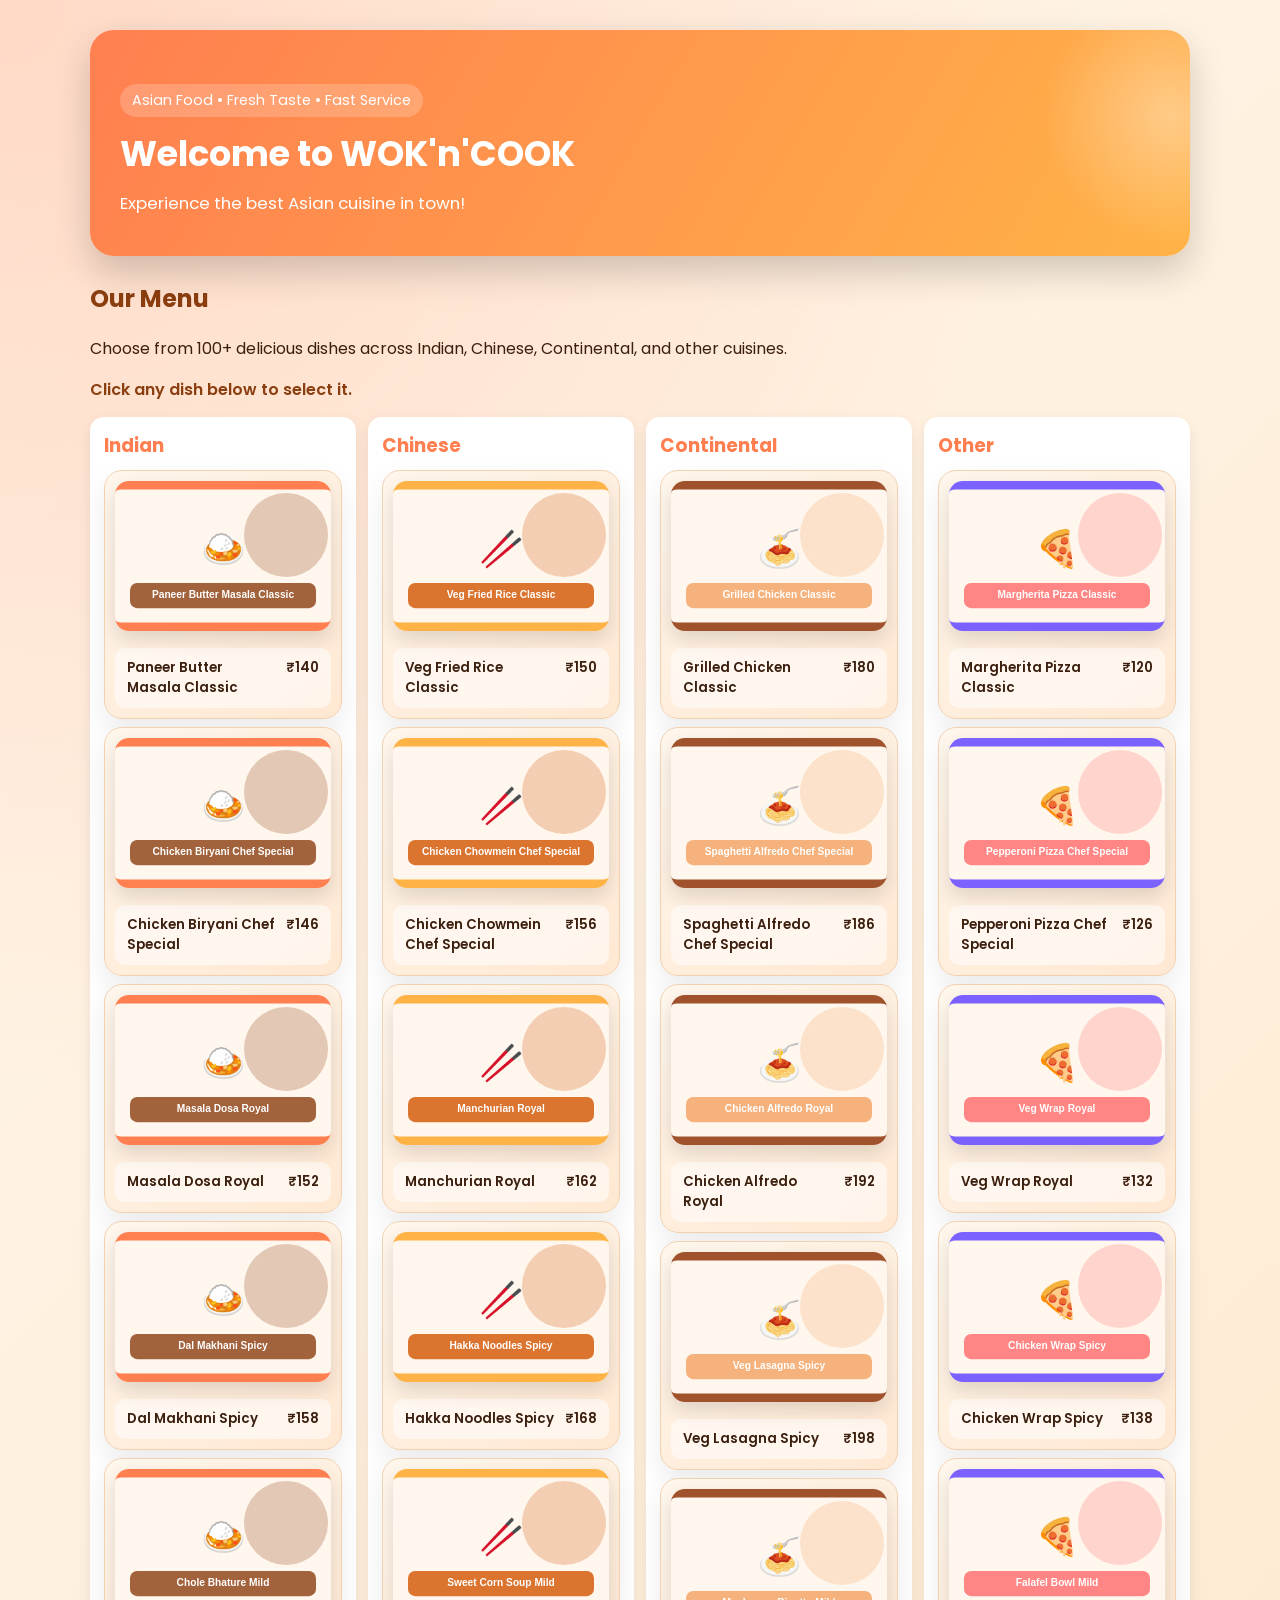
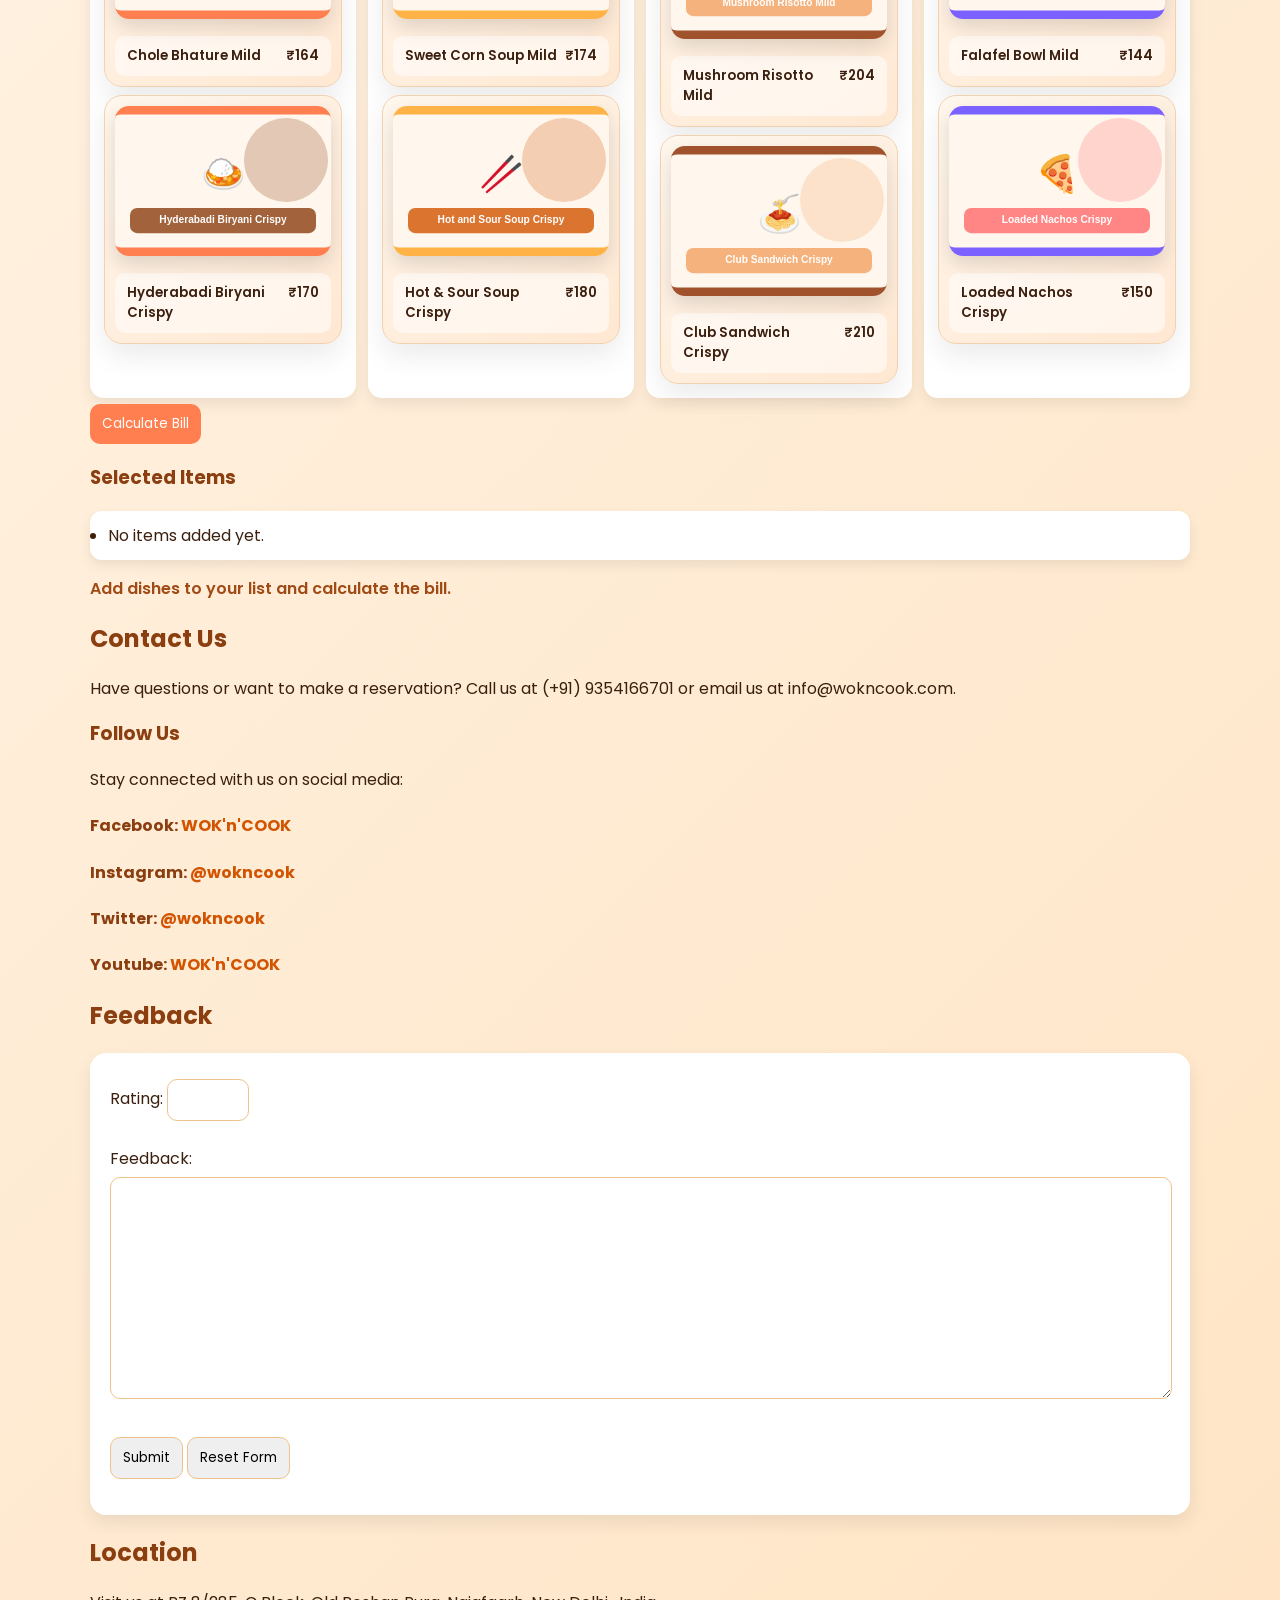
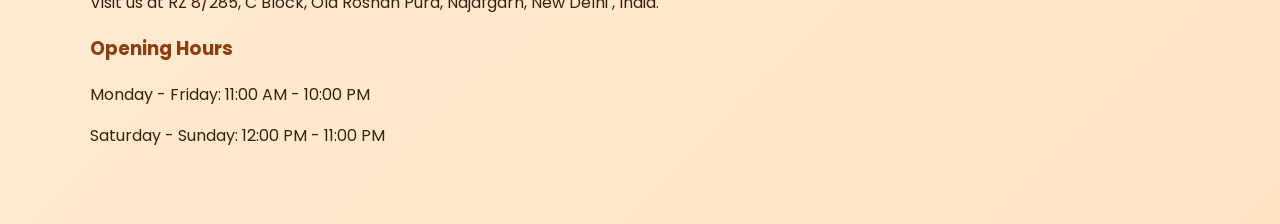
<file: index.html>
<!-- OUR CODE STARTS HERE -->
<!DOCTYPE html>
<html lang="en">

<head>
    <meta charset="UTF-8">
    <meta name="viewport" content="width=device-width, initial-scale=1.0">
    <meta name="description" content="WOK'n'COOK is a restaurant that serves delicious Asian cuisine.">
    <meta name="keywords" content="WOK'n'COOK, Asian cuisine, restaurant, food, dining">
    <meta name="robots" content="index, follow">
    <title>WOK'n'COOK</title>
    <link href="https://fonts.googleapis.com/css2?family=Poppins:wght@300;400;600;700&display=swap" rel="stylesheet">
    <!-- THIS IS HOW YOU ADD STYLESHEET EXTERNAL CSS FILE  -->
    <link rel="stylesheet" href="king.css">
    <!-- THIS IS HOW U ADD EXTERNAL JS FILE -->
    <script src="king.js"></script>
</head>

<body>
    <div class="container">
        <header class="hero">
            <div>
                <p class="hero-badge">Asian Food • Fresh Taste • Fast Service</p>
                <h1>Welcome to WOK'n'COOK</h1>
                <p class="hero-text">Experience the best Asian cuisine in town!</p>
            </div>
        </header>

        <main>
            <section class="menu-section">
                <h2>Our Menu</h2>
                <p>Choose from 100+ delicious dishes across Indian, Chinese, Continental, and other cuisines.</p>
                <div class="menu-help">Click any dish below to select it.</div>
                <div id="menu-display" class="menu-display"></div>
            </section>

            <section class="order-section">
                <div>
                    <button type="button" onclick="calculateBill()">Calculate Bill</button>
                    <button type="button" id="order-btn" class="order-btn hidden" onclick="showOrderForm()">Place Order</button>
                    <h3>Selected Items</h3>
                    <ul id="order-list">
                        <li>No items added yet.</li>
                    </ul>
                    <p id="bill-output">Add dishes to your list and calculate the bill.</p>

                    <div id="order-form-container" class="order-form-container hidden">
                        <h3>Order Details</h3>
                        <form id="order-form" action="#" method="post" onsubmit="return submitOrderForm(event);">
                            <input type="hidden" id="order-summary" name="orderSummary">
                            <input type="hidden" id="total-bill" name="totalBill">

                            <div class="order-form-group">
                                <label for="order-type">Order Type</label>
                                <select id="order-type" name="orderType" onchange="toggleAddressField()">
                                    <option value="Dine In">Dine In</option>
                                    <option value="Takeaway">Takeaway</option>
                                    <option value="Home Delivery">Home Delivery</option>
                                </select>
                            </div>

                            <div id="address-group" class="order-form-group hidden">
                                <label for="delivery-address">Address</label>
                                <textarea id="delivery-address" name="address" rows="3" placeholder="Enter your address for home delivery"></textarea>
                            </div>

                            <div class="order-form-group">
                                <label for="customer-name">Your Name</label>
                                <input type="text" id="customer-name" name="customerName" required>
                            </div>

                            <div class="order-form-group">
                                <label for="customer-phone">Phone Number</label>
                                <input type="tel" id="customer-phone" name="customerPhone" required>
                            </div>

                            <div class="order-form-group">
                                <label for="customer-email">Email</label>
                                <input type="email" id="customer-email" name="customerEmail">
                            </div>

                            <div class="order-form-group">
                                <label for="order-notes">Special Notes</label>
                                <textarea id="order-notes" name="orderNotes" rows="3" placeholder="Any delivery instructions or food preferences"></textarea>
                            </div>

                            <div class="order-form-actions">
                                <button type="submit" class="submit-order-btn">Submit Order</button>
                                <button type="button" class="secondary-btn" onclick="hideOrderForm()">Cancel</button>
                            </div>
                        </form>
                        <p id="order-message" class="order-message"></p>
                    </div>
                </div>
            </section>

            <section class="contact-section">
                <h2>Contact Us</h2>
                <p>Have questions or want to make a reservation? Call us at (+91) 9354166701 or email us at info@wokncook.com.</p>

                <h3>Follow Us</h3>
                <p>Stay connected with us on social media:</p>
                <h4>Facebook: <a href="https://www.facebook.com/wokncook" target="_blank">WOK'n'COOK</a></h4>
                <h4>Instagram: <a href="https://www.instagram.com/wokncook" target="_blank">@wokncook</a></h4>
                <h4>Twitter: <a href="https://twitter.com/wokncook" target="_blank">@wokncook</a></h4>
                <h4>Youtube: <a href="https://youtube.com" target="_blank">WOK'n'COOK</a></h4>
            </section>

            <section class="feedback-section">
                <h2>Feedback</h2>
                <form id="feedback-form" action="#" onsubmit="return submitFeedbackForm(event);">
                    <div>
                        <label for="rating">Rating:</label>
                        <input type="number" id="rating" name="rating" min="1" max="5" required>
                    </div>
                    <br>
                    <div>
                        <label for="feedback">Feedback:</label> <br>
                        <textarea name="Feedback" id="feedback" cols="90" rows="10"></textarea>
                    </div>
                    <br>
                    <div>
                        <input type="submit" value="Submit">
                        <input type="reset" value="Reset Form">
                    </div>
                    <p id="feedback-message" class="order-message"></p>
                </form>
            </section>

            <section class="location-section">
                <h2>Location</h2>
                <p>Visit us at RZ 8/285, C Block, Old Roshan Pura, Najafgarh, New Delhi , India.</p>
                <h3>Opening Hours</h3>
                <p>Monday - Friday: 11:00 AM - 10:00 PM</p>
                <p>Saturday - Sunday: 12:00 PM - 11:00 PM</p>
            </section>
        </main>
    </div>

    <script>
        let orderItems = [];

        function applyScrollZoom() {
            const container = document.querySelector('.container');
            const hero = document.querySelector('.hero');
            if (!container || !hero) return;

            const scrollY = window.scrollY;
            const maxScroll = 500;
            const zoomValue = 1 + Math.min(scrollY / maxScroll, 0.08);
            const heroScale = 1 - Math.min(scrollY / 700, 0.08);

            container.style.transform = `scale(${zoomValue})`;
            hero.style.transform = `scale(${heroScale})`;
        }

        window.addEventListener('scroll', applyScrollZoom, { passive: true });
        window.addEventListener('load', applyScrollZoom);

        const menuGroups = {
            Indian: [
                { name: 'Paneer Butter Masala', image: 'https://images.unsplash.com/photo-1631515243349-e0cb75fb8d3a?auto=format&fit=crop&w=900&q=80' },
                { name: 'Chicken Biryani', image: 'https://images.unsplash.com/photo-1563379091339-03bfe0d82aef?auto=format&fit=crop&w=900&q=80' },
                { name: 'Masala Dosa', image: 'https://images.unsplash.com/photo-1589302168068-964664d93dc0?auto=format&fit=crop&w=900&q=80' },
                { name: 'Dal Makhani', image: 'https://images.unsplash.com/photo-1547592180-85f173990554?auto=format&fit=crop&w=900&q=80' },
                { name: 'Chole Bhature', image: 'https://images.unsplash.com/photo-1585937421612-70a008356fbe?auto=format&fit=crop&w=900&q=80' },
                { name: 'Hyderabadi Biryani', image: 'https://images.unsplash.com/photo-1626073057503-2c6c8f0f738a?auto=format&fit=crop&w=900&q=80' }
            ],
            Chinese: [
                { name: 'Veg Fried Rice', image: 'https://images.unsplash.com/photo-1512058564366-18510be2db19?auto=format&fit=crop&w=900&q=80' },
                { name: 'Chicken Chowmein', image: 'https://images.unsplash.com/photo-1559847844-d8a0e1a9e6f9?auto=format&fit=crop&w=900&q=80' },
                { name: 'Manchurian', image: 'https://images.unsplash.com/photo-1526318896980-cf78c088247c?auto=format&fit=crop&w=900&q=80' },
                { name: 'Hakka Noodles', image: 'https://images.unsplash.com/photo-1557872943-16a5ac26437e?auto=format&fit=crop&w=900&q=80' },
                { name: 'Sweet Corn Soup', image: 'https://images.unsplash.com/photo-1547592166-23ac45744acd?auto=format&fit=crop&w=900&q=80' },
                { name: 'Hot & Sour Soup', image: 'https://images.unsplash.com/photo-1517248135467-4c7edcad34c4?auto=format&fit=crop&w=900&q=80' }
            ],
            Continental: [
                { name: 'Grilled Chicken', image: 'https://images.unsplash.com/photo-1518492104633-130d0cc84637?auto=format&fit=crop&w=900&q=80' },
                { name: 'Spaghetti Alfredo', image: 'https://images.unsplash.com/photo-1551183053-bf91a1d81141?auto=format&fit=crop&w=900&q=80' },
                { name: 'Chicken Alfredo', image: 'https://images.unsplash.com/photo-1612874742237-6526221588e3?auto=format&fit=crop&w=900&q=80' },
                { name: 'Veg Lasagna', image: 'https://images.unsplash.com/photo-1621996346565-e3dbc646d9a9?auto=format&fit=crop&w=900&q=80' },
                { name: 'Mushroom Risotto', image: 'https://images.unsplash.com/photo-1473093295043-cdd812d0e601?auto=format&fit=crop&w=900&q=80' },
                { name: 'Club Sandwich', image: 'https://images.unsplash.com/photo-1528735602780-2552fd46c7af?auto=format&fit=crop&w=900&q=80' }
            ],
            Other: [
                { name: 'Margherita Pizza', image: 'https://images.unsplash.com/photo-1513104890138-7c749659a591?auto=format&fit=crop&w=900&q=80' },
                { name: 'Pepperoni Pizza', image: 'https://images.unsplash.com/photo-1513104890138-7c749659a591?auto=format&fit=crop&w=900&q=80' },
                { name: 'Veg Wrap', image: 'https://images.unsplash.com/photo-1529042410759-befb1204b468?auto=format&fit=crop&w=900&q=80' },
                { name: 'Chicken Wrap', image: 'https://images.unsplash.com/photo-1552332386-f8dd00dc2f85?auto=format&fit=crop&w=900&q=80' },
                { name: 'Falafel Bowl', image: 'https://images.unsplash.com/photo-1547592180-85f173990554?auto=format&fit=crop&w=900&q=80' },
                { name: 'Loaded Nachos', image: 'https://images.unsplash.com/photo-1513456852971-30c0b8199d4d?auto=format&fit=crop&w=900&q=80' }
            ]
        };

        const styleWords = [
            'Classic', 'Chef Special', 'Royal', 'Spicy', 'Mild', 'Crispy', 'Fusion', 'Street Style', 'Loaded', 'Signature',
            'Hot Garlic', 'Creamy', 'Crunchy', 'Golden', 'Smoky', 'Herb Grill', 'Sizzler', 'Cheesy', 'Extra Spice', 'Crunchy Top'
        ];

        function buildMenu() {
            const display = document.getElementById('menu-display');
            display.innerHTML = '';

            Object.entries(menuGroups).forEach(([category, baseItems]) => {
                const categoryCard = document.createElement('div');
                categoryCard.className = 'menu-category';

                const heading = document.createElement('h3');
                heading.textContent = category;
                categoryCard.appendChild(heading);

                const itemList = document.createElement('div');
                itemList.className = 'menu-items';

                baseItems.forEach((item, index) => {
                    const style = styleWords[index % styleWords.length];
                    const name = `${item.name} ${style}`;
                    const price = getPrice(category, index, 0);
                    createDishCard(itemList, name, price, item.image, category);
                });

                categoryCard.appendChild(itemList);
                display.appendChild(categoryCard);
            });
        }

        function getDishImage(name, category) {
            const palette = {
                Indian: ['#ff7f50', '#8b3e0f', '#fff7ed'],
                Chinese: ['#ffb347', '#d35400', '#fff7ed'],
                Continental: ['#a0522d', '#f4a261', '#fff7ed'],
                Other: ['#7b61ff', '#ff6b6b', '#fff7ed']
            };
            const colors = palette[category] || ['#ff7f50', '#8b3e0f', '#fff7ed'];
            const emojiMap = {
                Indian: '🍛',
                Chinese: '🥢',
                Continental: '🍝',
                Other: '🍕'
            };
            const emoji = emojiMap[category] || '🍽️';
            const safeName = (name || 'Dish').replace(/&/g, 'and');
            const svg = `<svg xmlns="http://www.w3.org/2000/svg" width="800" height="500" viewBox="0 0 800 500">
                <rect width="800" height="500" rx="40" fill="${colors[0]}"/>
                <rect x="28" y="28" width="744" height="444" rx="32" fill="${colors[2]}"/>
                <circle cx="610" cy="180" r="140" fill="${colors[1]}" opacity="0.25"/>
                <text x="400" y="240" text-anchor="middle" font-size="120" dominant-baseline="middle">${emoji}</text>
                <rect x="90" y="340" width="620" height="84" rx="24" fill="${colors[1]}" opacity="0.8"/>
                <text x="400" y="390" text-anchor="middle" font-size="34" font-family="Arial, sans-serif" font-weight="700" fill="white">${safeName}</text>
            </svg>`;
            return 'data:image/svg+xml;charset=UTF-8,' + encodeURIComponent(svg);
        }

        function createDishCard(container, name, price, image, category) {
            const card = document.createElement('div');
            card.className = 'menu-card';

            const imageElement = document.createElement('img');
            imageElement.className = 'menu-image';
            imageElement.alt = name;
            imageElement.loading = 'lazy';
            imageElement.src = image || getDishImage(name, category);
            imageElement.onerror = function () {
                this.src = getDishImage(name, category);
            };

            const dishButton = document.createElement('button');
            dishButton.className = 'menu-item';
            dishButton.type = 'button';
            dishButton.innerHTML = `<span>${name}</span><span>₹${price}</span>`;
            dishButton.addEventListener('click', function () {
                setActiveCard(card);
                document.getElementById('bill-output').textContent = `Selected: ${name}`;
            });

            const controls = document.createElement('div');
            controls.className = 'menu-card-controls hidden';

            let quantity = 1;
            const minusBtn = document.createElement('button');
            minusBtn.className = 'qty-btn';
            minusBtn.type = 'button';
            minusBtn.textContent = '−';
            minusBtn.addEventListener('click', function () {
                if (quantity > 1) {
                    quantity -= 1;
                    qtyDisplay.textContent = quantity;
                }
            });

            const qtyDisplay = document.createElement('span');
            qtyDisplay.className = 'qty-display';
            qtyDisplay.textContent = quantity;

            const plusBtn = document.createElement('button');
            plusBtn.className = 'qty-btn';
            plusBtn.type = 'button';
            plusBtn.textContent = '+';
            plusBtn.addEventListener('click', function () {
                quantity += 1;
                qtyDisplay.textContent = quantity;
            });

            const addBtn = document.createElement('button');
            addBtn.className = 'add-btn';
            addBtn.type = 'button';
            addBtn.textContent = 'Add';
            addBtn.addEventListener('click', function () {
                addToList(name, price, quantity);
                setActiveCard(card);
            });

            controls.appendChild(minusBtn);
            controls.appendChild(qtyDisplay);
            controls.appendChild(plusBtn);
            controls.appendChild(addBtn);

            card.appendChild(imageElement);
            card.appendChild(dishButton);
            card.appendChild(controls);
            container.appendChild(card);
        }

        function setActiveCard(activeCard) {
            document.querySelectorAll('.menu-card').forEach(function (card) {
                card.classList.remove('active');
                const controls = card.querySelector('.menu-card-controls');
                if (controls) {
                    controls.classList.add('hidden');
                }
            });
            activeCard.classList.add('active');
            const activeControls = activeCard.querySelector('.menu-card-controls');
            if (activeControls) {
                activeControls.classList.remove('hidden');
            }
        }

        function getPrice(category, index, styleIndex) {
            const basePrices = {
                Indian: 140,
                Chinese: 150,
                Continental: 180,
                Other: 120
            };

            return basePrices[category] + index * 6 + styleIndex * 3;
        }

        function addToList(name, price, quantity) {
            if (isNaN(quantity) || quantity < 1) {
                alert('Quantity must be 1 or more.');
                return;
            }

            orderItems.push({ name: name, quantity: quantity, price: price });
            renderOrderList(document.getElementById('order-list'));
            document.getElementById('bill-output').textContent = 'Dish added. You can add more dishes.';
        }

        function renderOrderList(orderList) {
            if (orderItems.length === 0) {
                orderList.innerHTML = '<li>No items added yet.</li>';
                return;
            }

            orderList.innerHTML = '';
            orderItems.forEach(function (item) {
                const li = document.createElement('li');
                li.textContent = item.name + ' x ' + item.quantity + ' = ₹' + (item.price * item.quantity);
                orderList.appendChild(li);
            });
        }

        function calculateBill() {
            const output = document.getElementById('bill-output');

            if (orderItems.length === 0) {
                output.textContent = 'Please add at least one dish first.';
                document.getElementById('order-btn').classList.add('hidden');
                hideOrderForm();
                return;
            }

            let total = 0;
            orderItems.forEach(function (item) {
                total += item.price * item.quantity;
            });

            output.textContent = 'Total bill: ₹' + total;
            document.getElementById('order-btn').classList.remove('hidden');
        }

        function showOrderForm() {
            if (orderItems.length === 0) {
                alert('Please add at least one dish before placing an order.');
                return;
            }

            const container = document.getElementById('order-form-container');
            container.classList.remove('hidden');
            document.getElementById('order-summary').value = orderItems.map(function (item) {
                return item.name + ' x ' + item.quantity;
            }).join(', ');
            document.getElementById('total-bill').value = getCurrentTotal();
            toggleAddressField();
            container.scrollIntoView({ behavior: 'smooth', block: 'start' });
        }

        function hideOrderForm() {
            document.getElementById('order-form-container').classList.add('hidden');
            document.getElementById('order-message').textContent = '';
        }

        function toggleAddressField() {
            const type = document.getElementById('order-type').value;
            const addressGroup = document.getElementById('address-group');
            const addressInput = document.getElementById('delivery-address');

            if (type === 'Takeaway' || type === 'Home Delivery') {
                addressGroup.classList.remove('hidden');
                addressInput.required = true;
            } else {
                addressGroup.classList.add('hidden');
                addressInput.required = false;
            }
        }

        function submitOrderForm(event) {
            event.preventDefault();

            const name = document.getElementById('customer-name').value.trim();
            const phone = document.getElementById('customer-phone').value.trim();
            const orderType = document.getElementById('order-type').value;
            const addressInput = document.getElementById('delivery-address');

            if (!name || !phone) {
                alert('Please enter your name and phone number.');
                return false;
            }

            if ((orderType === 'Takeaway' || orderType === 'Home Delivery') && !addressInput.value.trim()) {
                alert('Please enter your address for takeaway or home delivery.');
                addressInput.focus();
                return false;
            }

            document.getElementById('order-summary').value = orderItems.map(function (item) {
                return item.name + ' x ' + item.quantity;
            }).join(', ');
            document.getElementById('total-bill').value = getCurrentTotal();

            const message = document.getElementById('order-message');
            message.textContent = 'Thank you ' + name + '! Your order request has been received.';
            document.getElementById('order-form').reset();
            orderItems = [];
            renderOrderList(document.getElementById('order-list'));
            document.getElementById('bill-output').textContent = 'Order submitted successfully.';
            document.getElementById('order-btn').classList.add('hidden');
            return false;
        }

        function submitFeedbackForm(event) {
            event.preventDefault();

            const rating = document.getElementById('rating').value.trim();
            const feedback = document.getElementById('feedback').value.trim();
            const message = document.getElementById('feedback-message');

            if (!rating) {
                alert('Please enter a rating before submitting your feedback.');
                return false;
            }

            message.textContent = 'Thank you for your feedback! We appreciate your input.';
            document.getElementById('feedback-form').reset();
            return false;
        }

        function getCurrentTotal() {
            let total = 0;
            orderItems.forEach(function (item) {
                total += item.price * item.quantity;
            });
            return total;
        }

        buildMenu();
    </script>
</body>

</html>
</file>
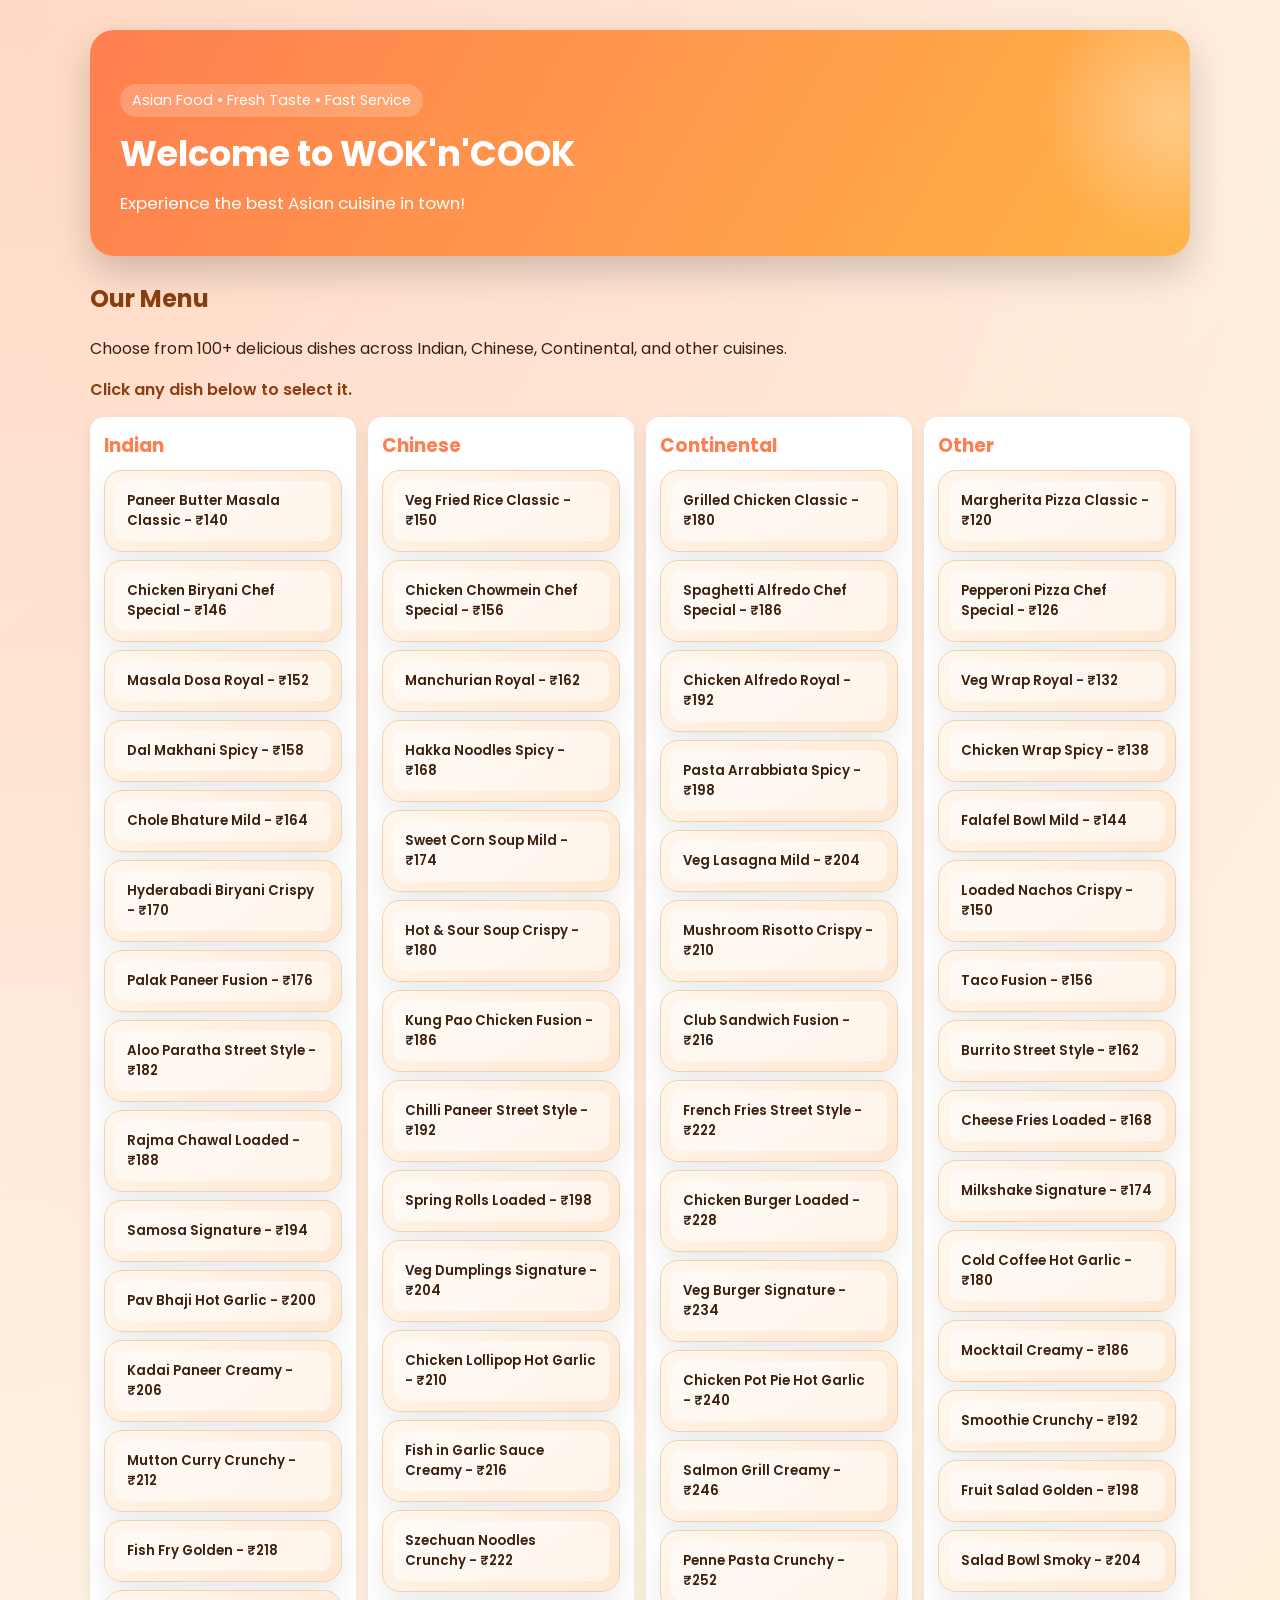
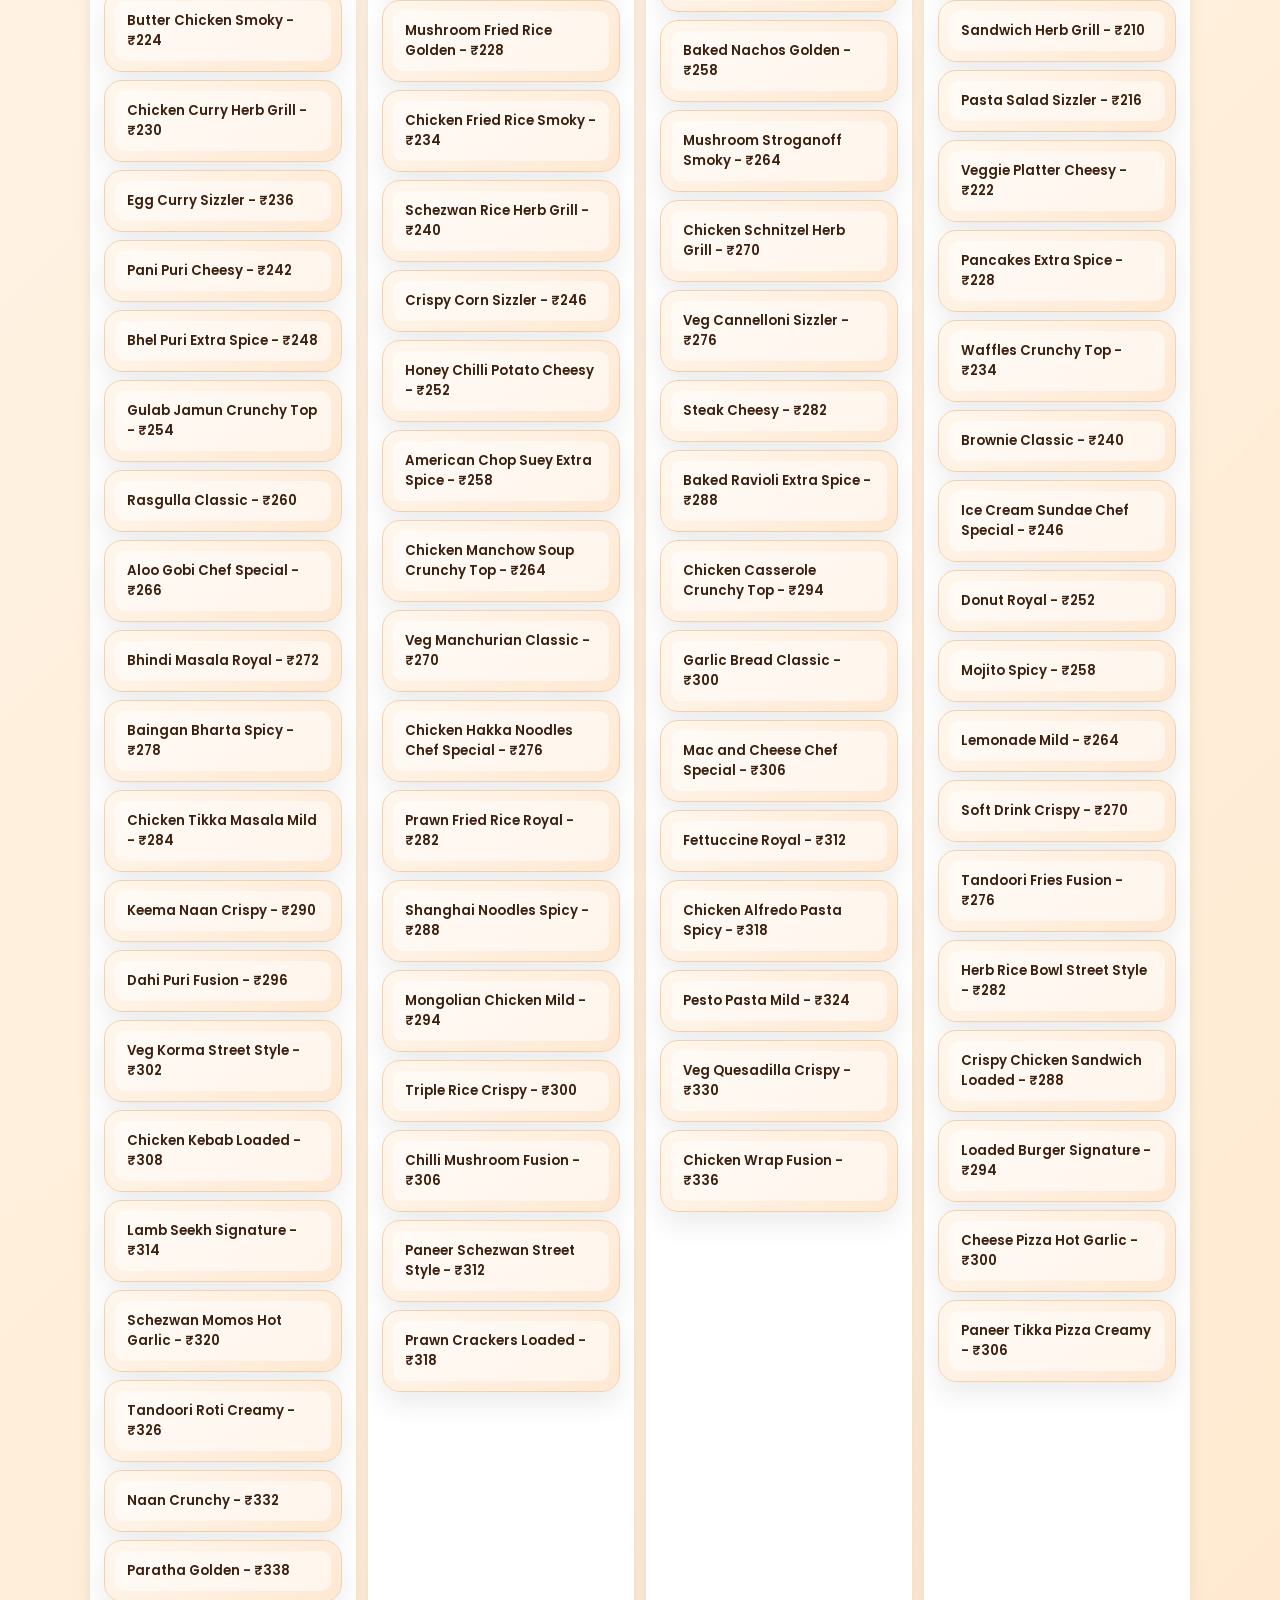
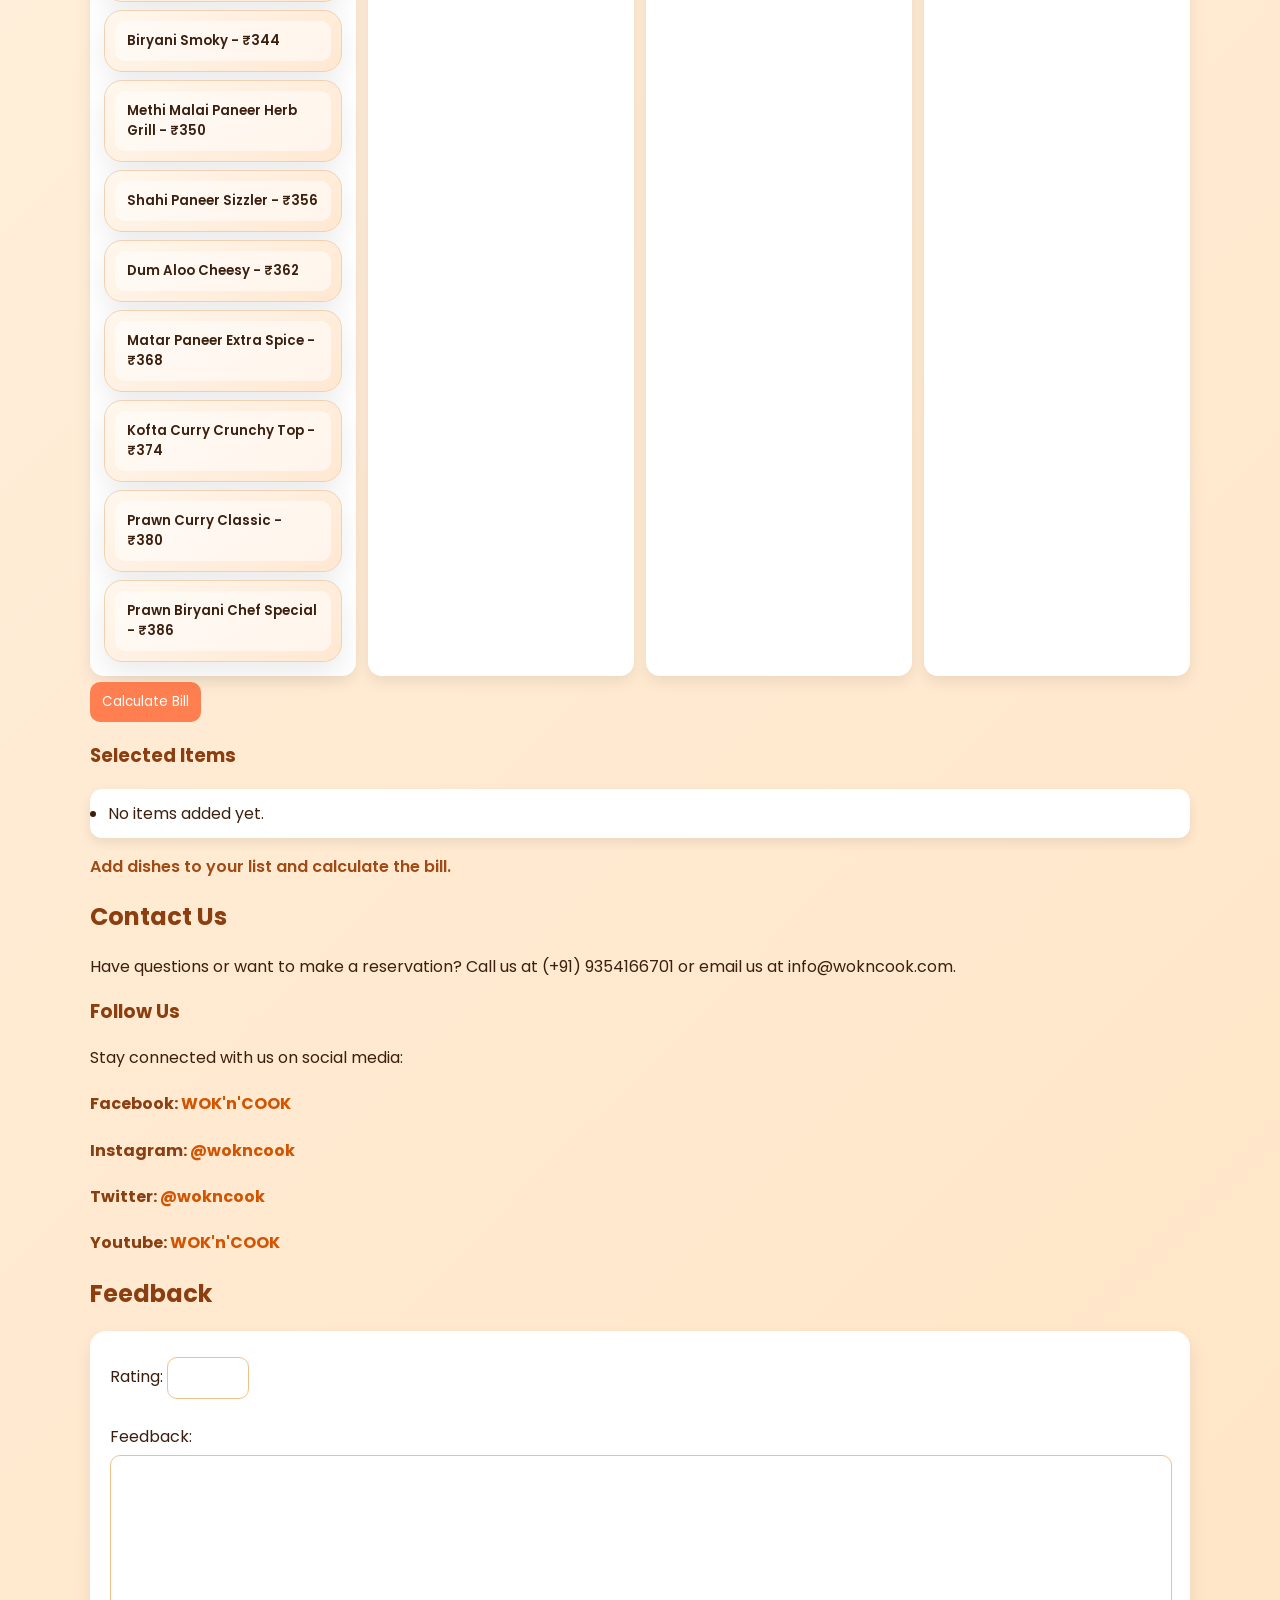
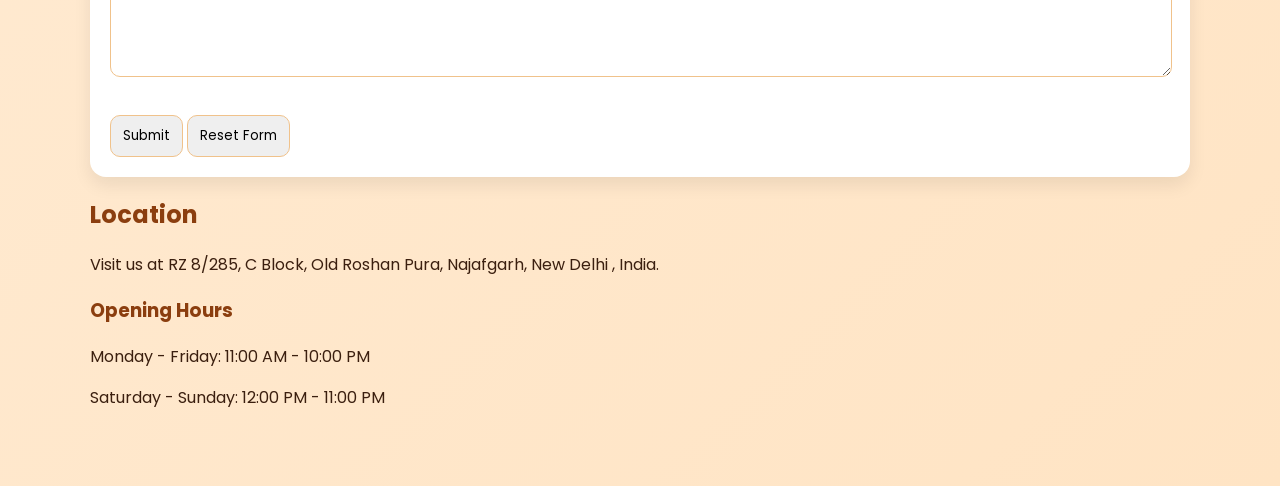
<file: king.html>
<!-- OUR CODE STARTS HERE -->
<!DOCTYPE html>
<html lang="en">

<head>
    <meta charset="UTF-8">
    <meta name="viewport" content="width=device-width, initial-scale=1.0">
    <meta name="description" content="WOK'n'COOK is a restaurant that serves delicious Asian cuisine.">
    <meta name="keywords" content="WOK'n'COOK, Asian cuisine, restaurant, food, dining">
    <meta name="robots" content="index, follow">
    <title>WOK'n'COOK</title>
    <link href="https://fonts.googleapis.com/css2?family=Poppins:wght@300;400;600;700&display=swap" rel="stylesheet">
    <!-- THIS IS HOW YOU ADD STYLESHEET EXTERNAL CSS FILE  -->
    <link rel="stylesheet" href="king.css">
    <!-- THIS IS HOW U ADD EXTERNAL JS FILE -->
    <script src="king.js"></script>
</head>

<body>
    <div class="container">
        <header class="hero">
            <div>
                <p class="hero-badge">Asian Food • Fresh Taste • Fast Service</p>
                <h1>Welcome to WOK'n'COOK</h1>
                <p class="hero-text">Experience the best Asian cuisine in town!</p>
            </div>
        </header>

        <main>
            <section class="menu-section">
                <h2>Our Menu</h2>
                <p>Choose from 100+ delicious dishes across Indian, Chinese, Continental, and other cuisines.</p>
                <div class="menu-help">Click any dish below to select it.</div>
                <div id="menu-display" class="menu-display"></div>
            </section>

            <section class="order-section">
                <div>
                    <button type="button" onclick="calculateBill()">Calculate Bill</button>
                    <button type="button" id="order-btn" class="order-btn hidden" onclick="showOrderForm()">Place Order</button>
                    <h3>Selected Items</h3>
                    <ul id="order-list">
                        <li>No items added yet.</li>
                    </ul>
                    <p id="bill-output">Add dishes to your list and calculate the bill.</p>

                    <div id="order-form-container" class="order-form-container hidden">
                        <h3>Order Details</h3>
                        <form id="order-form" action="backend.php" method="post" onsubmit="return submitOrderForm(event);">
                            <input type="hidden" id="order-summary" name="orderSummary">
                            <input type="hidden" id="total-bill" name="totalBill">

                            <div class="order-form-group">
                                <label for="order-type">Order Type</label>
                                <select id="order-type" name="orderType" onchange="toggleAddressField()">
                                    <option value="Dine In">Dine In</option>
                                    <option value="Takeaway">Takeaway</option>
                                    <option value="Home Delivery">Home Delivery</option>
                                </select>
                            </div>

                            <div id="address-group" class="order-form-group hidden">
                                <label for="delivery-address">Address</label>
                                <textarea id="delivery-address" name="address" rows="3" placeholder="Enter your address for takeaway or home delivery"></textarea>
                            </div>

                            <div class="order-form-group">
                                <label for="customer-name">Your Name</label>
                                <input type="text" id="customer-name" name="customerName" required>
                            </div>

                            <div class="order-form-group">
                                <label for="customer-phone">Phone Number</label>
                                <input type="tel" id="customer-phone" name="customerPhone" required>
                            </div>

                            <div class="order-form-group">
                                <label for="customer-email">Email</label>
                                <input type="email" id="customer-email" name="customerEmail">
                            </div>

                            <div class="order-form-group">
                                <label for="order-notes">Special Notes</label>
                                <textarea id="order-notes" name="orderNotes" rows="3" placeholder="Any delivery instructions or food preferences"></textarea>
                            </div>

                            <div class="order-form-actions">
                                <button type="submit" class="submit-order-btn">Submit Order</button>
                                <button type="button" class="secondary-btn" onclick="hideOrderForm()">Cancel</button>
                            </div>
                        </form>
                        <p id="order-message" class="order-message"></p>
                    </div>
                </div>
            </section>

            <section class="contact-section">
                <h2>Contact Us</h2>
                <p>Have questions or want to make a reservation? Call us at (+91) 9354166701 or email us at info@wokncook.com.</p>

                <h3>Follow Us</h3>
                <p>Stay connected with us on social media:</p>
                <h4>Facebook: <a href="https://www.facebook.com/wokncook" target="_blank">WOK'n'COOK</a></h4>
                <h4>Instagram: <a href="https://www.instagram.com/wokncook" target="_blank">@wokncook</a></h4>
                <h4>Twitter: <a href="https://twitter.com/wokncook" target="_blank">@wokncook</a></h4>
                <h4>Youtube: <a href="https://youtube.com" target="_blank">WOK'n'COOK</a></h4>
            </section>

            <section class="feedback-section">
                <h2>Feedback</h2>
                <form action="backend.php">
                    <div>
                        <label for="rating">Rating:</label>
                        <input type="number" id="rating" name="rating" min="1" max="5" required>
                    </div>
                    <br>
                    <div>
                        <label for="feedback">Feedback:</label> <br>
                        <textarea name="Feedback" id="feedback" cols="90" rows="10"></textarea>
                    </div>
                    <br>
                    <div>
                        <input type="submit" value="Submit">
                        <input type="reset" value="Reset Form">
                    </div>
                </form>
            </section>

            <section class="location-section">
                <h2>Location</h2>
                <p>Visit us at RZ 8/285, C Block, Old Roshan Pura, Najafgarh, New Delhi , India.</p>
                <h3>Opening Hours</h3>
                <p>Monday - Friday: 11:00 AM - 10:00 PM</p>
                <p>Saturday - Sunday: 12:00 PM - 11:00 PM</p>
            </section>
        </main>
    </div>

    <script>
        let orderItems = [];

        const menuGroups = {
            Indian: [
                'Paneer Butter Masala', 'Chicken Biryani', 'Masala Dosa', 'Dal Makhani', 'Chole Bhature', 'Hyderabadi Biryani',
                'Palak Paneer', 'Aloo Paratha', 'Rajma Chawal', 'Samosa', 'Pav Bhaji', 'Kadai Paneer', 'Mutton Curry',
                'Fish Fry', 'Butter Chicken', 'Chicken Curry', 'Egg Curry', 'Pani Puri', 'Bhel Puri', 'Gulab Jamun',
                'Rasgulla', 'Aloo Gobi', 'Bhindi Masala', 'Baingan Bharta', 'Chicken Tikka Masala', 'Keema Naan', 'Dahi Puri',
                'Veg Korma', 'Chicken Kebab', 'Lamb Seekh', 'Schezwan Momos', 'Tandoori Roti', 'Naan', 'Paratha', 'Biryani',
                'Methi Malai Paneer', 'Shahi Paneer', 'Dum Aloo', 'Matar Paneer', 'Kofta Curry', 'Prawn Curry', 'Prawn Biryani'
            ],
            Chinese: [
                'Veg Fried Rice', 'Chicken Chowmein', 'Manchurian', 'Hakka Noodles', 'Sweet Corn Soup', 'Hot & Sour Soup',
                'Kung Pao Chicken', 'Chilli Paneer', 'Spring Rolls', 'Veg Dumplings', 'Chicken Lollipop', 'Fish in Garlic Sauce',
                'Szechuan Noodles', 'Mushroom Fried Rice', 'Chicken Fried Rice', 'Schezwan Rice', 'Crispy Corn', 'Honey Chilli Potato',
                'American Chop Suey', 'Chicken Manchow Soup', 'Veg Manchurian', 'Chicken Hakka Noodles', 'Prawn Fried Rice',
                'Shanghai Noodles', 'Mongolian Chicken', 'Triple Rice', 'Chilli Mushroom', 'Paneer Schezwan', 'Prawn Crackers'
            ],
            Continental: [
                'Grilled Chicken', 'Spaghetti Alfredo', 'Chicken Alfredo', 'Pasta Arrabbiata', 'Veg Lasagna', 'Mushroom Risotto',
                'Club Sandwich', 'French Fries', 'Chicken Burger', 'Veg Burger', 'Chicken Pot Pie', 'Salmon Grill', 'Penne Pasta',
                'Baked Nachos', 'Mushroom Stroganoff', 'Chicken Schnitzel', 'Veg Cannelloni', 'Steak', 'Baked Ravioli', 'Chicken Casserole',
                'Garlic Bread', 'Mac and Cheese', 'Fettuccine', 'Chicken Alfredo Pasta', 'Pesto Pasta', 'Veg Quesadilla', 'Chicken Wrap'
            ],
            Other: [
                'Margherita Pizza', 'Pepperoni Pizza', 'Veg Wrap', 'Chicken Wrap', 'Falafel Bowl', 'Loaded Nachos', 'Taco', 'Burrito',
                'Cheese Fries', 'Milkshake', 'Cold Coffee', 'Mocktail', 'Smoothie', 'Fruit Salad', 'Salad Bowl', 'Sandwich', 'Pasta Salad',
                'Veggie Platter', 'Pancakes', 'Waffles', 'Brownie', 'Ice Cream Sundae', 'Donut', 'Mojito', 'Lemonade', 'Soft Drink',
                'Tandoori Fries', 'Herb Rice Bowl', 'Crispy Chicken Sandwich', 'Loaded Burger', 'Cheese Pizza', 'Paneer Tikka Pizza'
            ]
        };

        const styleWords = [
            'Classic', 'Chef Special', 'Royal', 'Spicy', 'Mild', 'Crispy', 'Fusion', 'Street Style', 'Loaded', 'Signature',
            'Hot Garlic', 'Creamy', 'Crunchy', 'Golden', 'Smoky', 'Herb Grill', 'Sizzler', 'Cheesy', 'Extra Spice', 'Crunchy Top'
        ];

        function buildMenu() {
            const display = document.getElementById('menu-display');
            display.innerHTML = '';

            Object.entries(menuGroups).forEach(([category, baseItems]) => {
                const categoryCard = document.createElement('div');
                categoryCard.className = 'menu-category';

                const heading = document.createElement('h3');
                heading.textContent = category;
                categoryCard.appendChild(heading);

                const itemList = document.createElement('div');
                itemList.className = 'menu-items';

                baseItems.forEach((baseItem, index) => {
                    const style = styleWords[index % styleWords.length];
                    const name = `${baseItem} ${style}`;
                    const price = getPrice(category, index, 0);
                    createDishCard(itemList, name, price);
                });

                categoryCard.appendChild(itemList);
                display.appendChild(categoryCard);
            });
        }

        function createDishCard(container, name, price) {
            const card = document.createElement('div');
            card.className = 'menu-card';

            const dishButton = document.createElement('button');
            dishButton.className = 'menu-item';
            dishButton.type = 'button';
            dishButton.textContent = `${name} - ₹${price}`;
            dishButton.addEventListener('click', function () {
                setActiveCard(card);
                document.getElementById('bill-output').textContent = `Selected: ${name}`;
            });

            const controls = document.createElement('div');
            controls.className = 'menu-card-controls hidden';

            let quantity = 1;
            const minusBtn = document.createElement('button');
            minusBtn.className = 'qty-btn';
            minusBtn.type = 'button';
            minusBtn.textContent = '−';
            minusBtn.addEventListener('click', function () {
                if (quantity > 1) {
                    quantity -= 1;
                    qtyDisplay.textContent = quantity;
                }
            });

            const qtyDisplay = document.createElement('span');
            qtyDisplay.className = 'qty-display';
            qtyDisplay.textContent = quantity;

            const plusBtn = document.createElement('button');
            plusBtn.className = 'qty-btn';
            plusBtn.type = 'button';
            plusBtn.textContent = '+';
            plusBtn.addEventListener('click', function () {
                quantity += 1;
                qtyDisplay.textContent = quantity;
            });

            const addBtn = document.createElement('button');
            addBtn.className = 'add-btn';
            addBtn.type = 'button';
            addBtn.textContent = 'Add';
            addBtn.addEventListener('click', function () {
                addToList(name, price, quantity);
                setActiveCard(card);
            });

            controls.appendChild(minusBtn);
            controls.appendChild(qtyDisplay);
            controls.appendChild(plusBtn);
            controls.appendChild(addBtn);

            card.appendChild(dishButton);
            card.appendChild(controls);
            container.appendChild(card);
        }

        function setActiveCard(activeCard) {
            document.querySelectorAll('.menu-card').forEach(function (card) {
                card.classList.remove('active');
                const controls = card.querySelector('.menu-card-controls');
                if (controls) {
                    controls.classList.add('hidden');
                }
            });
            activeCard.classList.add('active');
            const activeControls = activeCard.querySelector('.menu-card-controls');
            if (activeControls) {
                activeControls.classList.remove('hidden');
            }
        }

        function getPrice(category, index, styleIndex) {
            const basePrices = {
                Indian: 140,
                Chinese: 150,
                Continental: 180,
                Other: 120
            };

            return basePrices[category] + index * 6 + styleIndex * 3;
        }

        function addToList(name, price, quantity) {
            if (isNaN(quantity) || quantity < 1) {
                alert('Quantity must be 1 or more.');
                return;
            }

            orderItems.push({ name: name, quantity: quantity, price: price });
            renderOrderList(document.getElementById('order-list'));
            document.getElementById('bill-output').textContent = 'Dish added. You can add more dishes.';
        }

        function renderOrderList(orderList) {
            if (orderItems.length === 0) {
                orderList.innerHTML = '<li>No items added yet.</li>';
                return;
            }

            orderList.innerHTML = '';
            orderItems.forEach(function (item) {
                const li = document.createElement('li');
                li.textContent = item.name + ' x ' + item.quantity + ' = ₹' + (item.price * item.quantity);
                orderList.appendChild(li);
            });
        }

        function calculateBill() {
            const output = document.getElementById('bill-output');

            if (orderItems.length === 0) {
                output.textContent = 'Please add at least one dish first.';
                document.getElementById('order-btn').classList.add('hidden');
                hideOrderForm();
                return;
            }

            let total = 0;
            orderItems.forEach(function (item) {
                total += item.price * item.quantity;
            });

            output.textContent = 'Total bill: ₹' + total;
            document.getElementById('order-btn').classList.remove('hidden');
        }

        function showOrderForm() {
            if (orderItems.length === 0) {
                alert('Please add at least one dish before placing an order.');
                return;
            }

            const container = document.getElementById('order-form-container');
            container.classList.remove('hidden');
            document.getElementById('order-summary').value = orderItems.map(function (item) {
                return item.name + ' x ' + item.quantity;
            }).join(', ');
            document.getElementById('total-bill').value = getCurrentTotal();
            toggleAddressField();
            container.scrollIntoView({ behavior: 'smooth', block: 'start' });
        }

        function hideOrderForm() {
            document.getElementById('order-form-container').classList.add('hidden');
            document.getElementById('order-message').textContent = '';
        }

        function toggleAddressField() {
            const type = document.getElementById('order-type').value;
            const addressGroup = document.getElementById('address-group');
            const addressInput = document.getElementById('delivery-address');

            if (type === 'Takeaway' || type === 'Home Delivery') {
                addressGroup.classList.remove('hidden');
                addressInput.required = true;
            } else {
                addressGroup.classList.add('hidden');
                addressInput.required = false;
            }
        }

        function submitOrderForm(event) {
            const name = document.getElementById('customer-name').value.trim();
            const phone = document.getElementById('customer-phone').value.trim();
            const orderType = document.getElementById('order-type').value;
            const addressInput = document.getElementById('delivery-address');

            if (!name || !phone) {
                event.preventDefault();
                alert('Please enter your name and phone number.');
                return false;
            }

            if ((orderType === 'Takeaway' || orderType === 'Home Delivery') && !addressInput.value.trim()) {
                event.preventDefault();
                alert('Please enter your address for takeaway or home delivery.');
                addressInput.focus();
                return false;
            }

            document.getElementById('order-summary').value = orderItems.map(function (item) {
                return item.name + ' x ' + item.quantity;
            }).join(', ');
            document.getElementById('total-bill').value = getCurrentTotal();
            return true;
        }

        function getCurrentTotal() {
            let total = 0;
            orderItems.forEach(function (item) {
                total += item.price * item.quantity;
            });
            return total;
        }

        buildMenu();
    </script>
</body>

</html>
</file>
<file: king.css>
body {
    margin: 0;
    font-family: 'Poppins', sans-serif;
    background:
        radial-gradient(circle at top left, rgba(255,127,80,0.25), transparent 30%),
        linear-gradient(135deg, #fff7ed, #ffe4c4);
    color: #3b1f0f;
    overflow-x: hidden;
    scroll-behavior: smooth;
}

.container {
    max-width: 1100px;
    margin: 0 auto;
    padding: 30px 20px 60px;
    transform-origin: top center;
    will-change: transform, opacity;
}

.hero {
    background: linear-gradient(120deg, #ff7f50, #ffb347);
    color: white;
    padding: 40px 30px;
    border-radius: 24px;
    box-shadow: 0 16px 36px rgba(0,0,0,0.18);
    margin-bottom: 25px;
    position: relative;
    overflow: hidden;
    transform-origin: center center;
}

.hero::before {
    content: '';
    position: absolute;
    inset: -20% -10% auto auto;
    width: 260px;
    height: 260px;
    background: radial-gradient(circle, rgba(255,255,255,0.35), transparent 70%);
    animation: floatGlow 6s ease-in-out infinite;
}

.hero-badge {
    display: inline-block;
    background: rgba(255,255,255,0.2);
    padding: 6px 12px;
    border-radius: 999px;
    font-size: 0.9rem;
    margin-bottom: 10px;
}

.hero h1 {
    margin: 0 0 10px;
    font-size: 2.2rem;
}

.hero-text {
    margin: 0;
    font-size: 1.05rem;
}

h2, h3, h4, h5, h6 {
    color: #8b3e0f;
}

table {
    width: 100%;
    border-collapse: collapse;
    margin: 20px 0 30px;
    background: white;
    border-radius: 10px;
    overflow: hidden;
    box-shadow: 0 6px 15px rgba(0,0,0,0.08);
}

th, td {
    padding: 12px 15px;
    border-bottom: 1px solid #f1d8b8;
    text-align: left;
}

th {
    background: #ff9f43;
    color: white;
}

select, input, textarea, button {
    font-family: inherit;
    padding: 10px 12px;
    border-radius: 10px;
    border: 1px solid #f0c28b;
    margin-top: 6px;
}

.menu-help {
    margin: 8px 0 12px;
    color: #8b3e0f;
    font-weight: 600;
}

.menu-display {
    display: grid;
    grid-template-columns: repeat(auto-fit, minmax(220px, 1fr));
    gap: 12px;
    margin-top: 15px;
}

.menu-category {
    background: white;
    border-radius: 14px;
    padding: 14px;
    box-shadow: 0 6px 15px rgba(0,0,0,0.08);
}

.menu-category h3 {
    margin-top: 0;
    margin-bottom: 10px;
    color: #ff7f50;
}

.menu-items {
    display: flex;
    flex-direction: column;
    gap: 8px;
}

.menu-card {
    background: linear-gradient(145deg, #fff7ed, #ffe8d2);
    border: 1px solid #f2d1b0;
    border-radius: 18px;
    padding: 10px;
    overflow: hidden;
    box-shadow: 0 12px 28px rgba(0,0,0,0.08);
    transition: transform 0.25s ease, box-shadow 0.25s ease;
    position: relative;
}

.menu-card::before {
    content: '';
    position: absolute;
    inset: 0;
    background: linear-gradient(120deg, transparent 0%, rgba(255,255,255,0.45) 45%, transparent 70%);
    transform: translateX(-120%);
    transition: transform 0.6s ease;
}

.menu-card:hover::before {
    transform: translateX(120%);
}

.menu-card:hover {
    transform: translateY(-4px) scale(1.01);
    box-shadow: 0 20px 34px rgba(0,0,0,0.13);
}

.menu-card.active {
    border-color: #ff7f50;
    box-shadow: 0 12px 24px rgba(255,127,80,0.28);
}

.menu-image {
    width: 100%;
    height: 150px;
    object-fit: cover;
    border-radius: 14px;
    margin-bottom: 10px;
    box-shadow: 0 8px 20px rgba(0,0,0,0.13);
    animation: pulseImage 4.5s ease-in-out infinite;
}

.menu-item {
    width: 100%;
    text-align: left;
    background: rgba(255,255,255,0.55);
    color: #3b1f0f;
    border: none;
    padding: 10px 12px;
    border-radius: 10px;
    cursor: pointer;
    margin: 0;
    display: flex;
    justify-content: space-between;
    gap: 8px;
    font-weight: 600;
}

.menu-card.active .menu-item {
    background: linear-gradient(120deg, #ff7f50, #ffb347);
    color: white;
    box-shadow: 0 6px 16px rgba(255,127,80,0.25);
}

.menu-card-controls {
    display: flex;
    align-items: center;
    justify-content: space-between;
    gap: 8px;
    margin-top: 8px;
}

.menu-card-controls.hidden {
    display: none;
}

.qty-btn, .add-btn {
    padding: 6px 10px;
    border-radius: 8px;
    border: none;
    cursor: pointer;
    background: #ff7f50;
    color: white;
}

.qty-display {
    min-width: 24px;
    text-align: center;
    font-weight: 700;
}

.add-btn {
    background: #8b3e0f;
}

button {
    background: #ff7f50;
    color: white;
    border: none;
    cursor: pointer;
    transition: background 0.3s ease;
}

button:hover {
    background: #ff5c2f;
}

.add-btn:hover {
    background: #742f0c;
}

.hidden {
    display: none !important;
}

.order-btn {
    margin-left: 10px;
    background: #8b3e0f;
}

.order-btn:hover {
    background: #742f0c;
}

.order-form-container {
    background: white;
    border-radius: 14px;
    padding: 18px;
    margin-top: 16px;
    box-shadow: 0 6px 15px rgba(0,0,0,0.08);
}

.order-form-group {
    display: flex;
    flex-direction: column;
    margin-bottom: 12px;
}

.order-form-group label {
    font-weight: 600;
    color: #8b3e0f;
    margin-bottom: 6px;
}

.order-form-actions {
    display: flex;
    gap: 10px;
    margin-top: 10px;
}

.submit-order-btn {
    background: #ff7f50;
}

.secondary-btn {
    background: #8b3e0f;
}

.order-message {
    margin-top: 12px;
    color: #8b3e0f;
    font-weight: 600;
}

#order-list {
    background: white;
    padding: 12px 18px;
    border-radius: 12px;
    box-shadow: 0 5px 12px rgba(0,0,0,0.08);
}

#bill-output {
    font-weight: 600;
    color: #a04b16;
}

form {
    background: white;
    padding: 20px;
    border-radius: 16px;
    box-shadow: 0 8px 18px rgba(0,0,0,0.08);
    margin-top: 20px;
}

a {
    color: #d35400;
    text-decoration: none;
}

a:hover {
    text-decoration: underline;
}

@keyframes floatGlow {
    0%, 100% { transform: translateY(0px) scale(1); }
    50% { transform: translateY(-10px) scale(1.08); }
}

@keyframes pulseImage {
    0%, 100% { transform: scale(1); }
    50% { transform: scale(1.02); }
}
</file>
